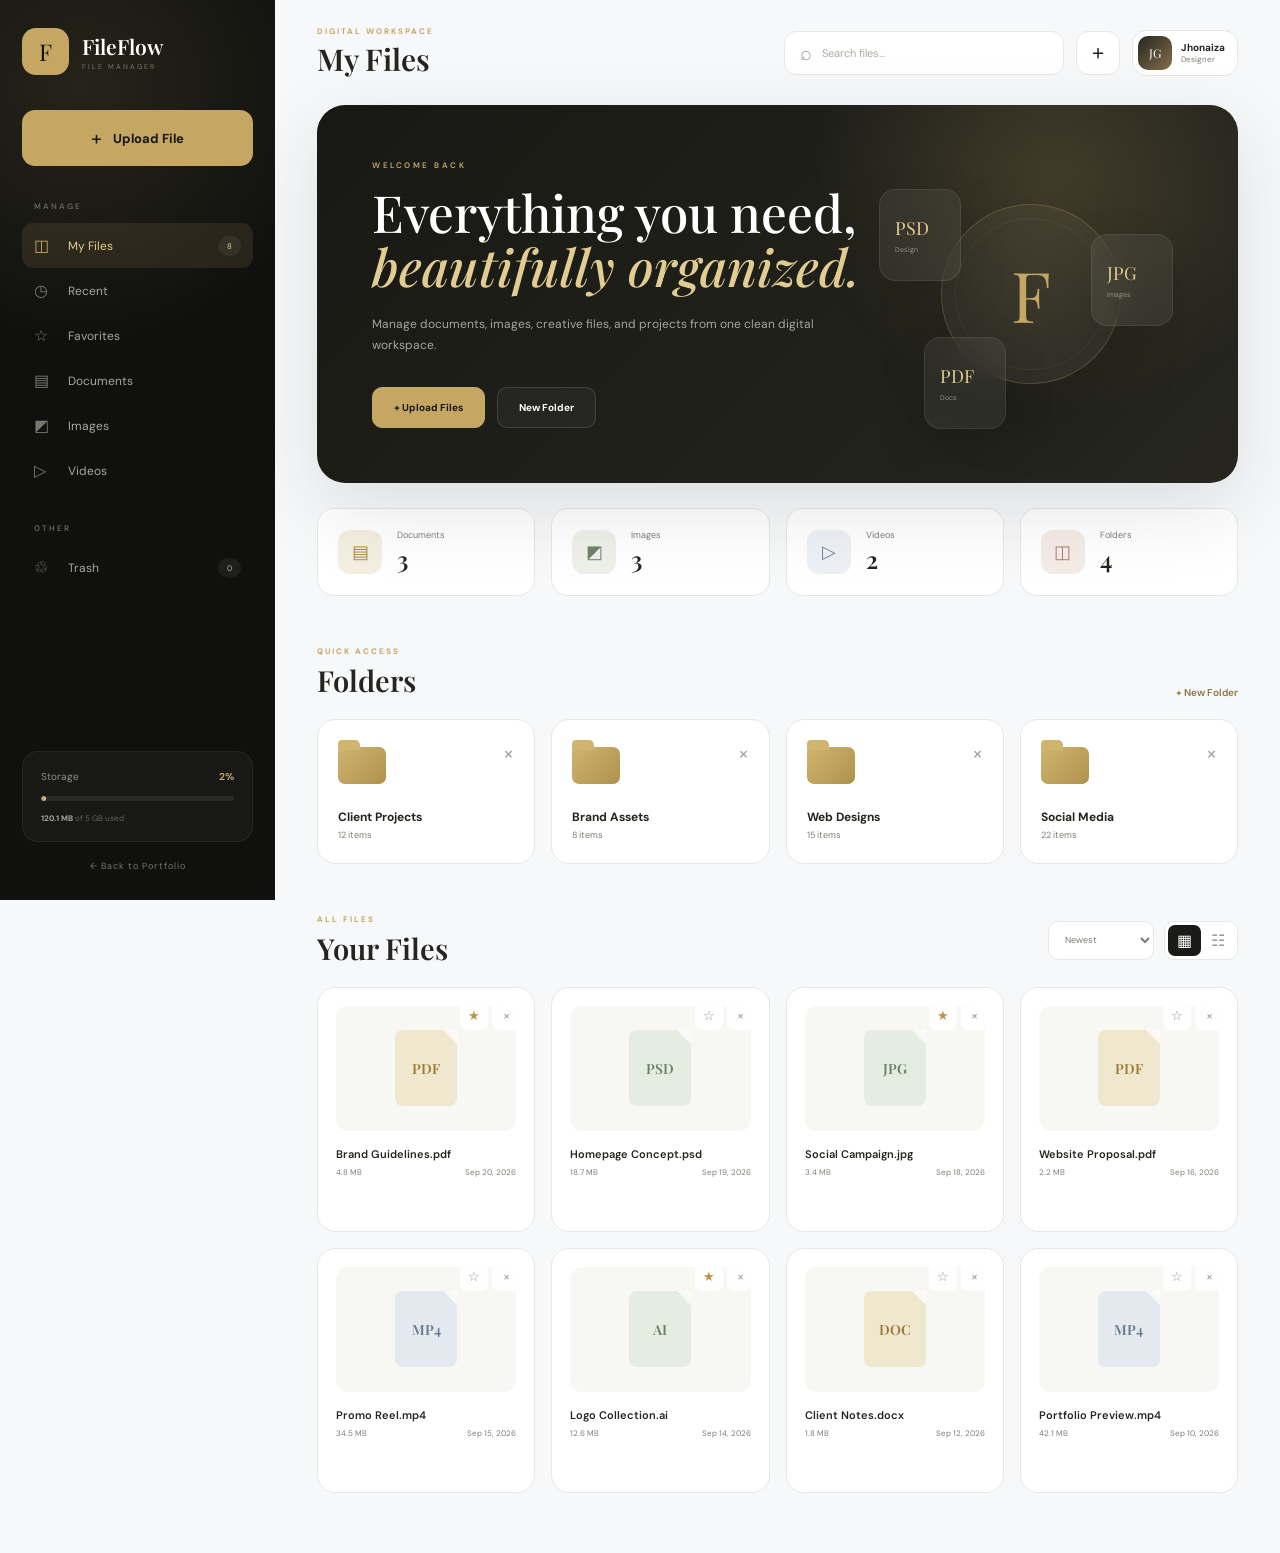
<file: projects/file-manager/index.html>
<!DOCTYPE html>
<html lang="en">

<head>

    <meta charset="UTF-8">

    <meta
        name="viewport"
        content="width=device-width, initial-scale=1.0"
    >

    <title>
        FileFlow | Modern File Manager
    </title>

    <meta
        name="description"
        content="A modern file manager dashboard designed and developed by Jhonaiza Gede."
    >

    <meta
        name="author"
        content="Jhonaiza Gede"
    >

    <link
        rel="preconnect"
        href="https://fonts.googleapis.com"
    >

    <link
        rel="preconnect"
        href="https://fonts.gstatic.com"
        crossorigin
    >

    <link
        href="https://fonts.googleapis.com/css2?family=DM+Sans:wght@400;500;600;700&family=Playfair+Display:wght@500;600;700&display=swap"
        rel="stylesheet"
    >

    <link
        rel="stylesheet"
        href="style.css"
    >

</head>


<body>


<!-- =====================================================
     MOBILE OVERLAY
===================================================== -->

<div
    class="mobile-overlay"
    id="mobileOverlay"
></div>



<!-- =====================================================
     APP
===================================================== -->

<div class="app-shell">


    <!-- =================================================
         SIDEBAR
    ================================================== -->

    <aside
        class="sidebar"
        id="sidebar"
    >


        <div class="sidebar-top">


            <a
                href="../../index.html"
                class="brand"
            >

                <span class="brand-mark">
                    F
                </span>

                <div>

                    <strong>
                        FileFlow
                    </strong>

                    <small>
                        FILE MANAGER
                    </small>

                </div>

            </a>


            <button
                class="mobile-close"
                id="mobileClose"
                aria-label="Close menu"
            >
                ×
            </button>


        </div>



        <button
            class="upload-main-btn"
            id="uploadMainBtn"
        >

            <span>
                +
            </span>

            Upload File

        </button>


        <input
            type="file"
            id="fileInput"
            multiple
            hidden
        >



        <!-- NAVIGATION -->

        <nav class="sidebar-nav">


            <p class="sidebar-label">
                MANAGE
            </p>


            <button
                class="nav-item active"
                data-filter="all"
            >

                <span class="nav-icon">
                    ◫
                </span>

                <span>
                    My Files
                </span>

                <span
                    class="nav-count"
                    id="allCount"
                >
                    0
                </span>

            </button>


            <button
                class="nav-item"
                data-filter="recent"
            >

                <span class="nav-icon">
                    ◷
                </span>

                <span>
                    Recent
                </span>

            </button>


            <button
                class="nav-item"
                data-filter="favorite"
            >

                <span class="nav-icon">
                    ☆
                </span>

                <span>
                    Favorites
                </span>

            </button>


            <button
                class="nav-item"
                data-filter="document"
            >

                <span class="nav-icon">
                    ▤
                </span>

                <span>
                    Documents
                </span>

            </button>


            <button
                class="nav-item"
                data-filter="image"
            >

                <span class="nav-icon">
                    ◩
                </span>

                <span>
                    Images
                </span>

            </button>


            <button
                class="nav-item"
                data-filter="video"
            >

                <span class="nav-icon">
                    ▷
                </span>

                <span>
                    Videos
                </span>

            </button>


            <p class="sidebar-label second-label">
                OTHER
            </p>


            <button
                class="nav-item"
                data-filter="trash"
            >

                <span class="nav-icon">
                    ♲
                </span>

                <span>
                    Trash
                </span>

                <span
                    class="nav-count"
                    id="trashCount"
                >
                    0
                </span>

            </button>


        </nav>



        <!-- STORAGE -->

        <div class="storage-card">


            <div class="storage-head">

                <span>
                    Storage
                </span>

                <strong id="storagePercent">
                    0%
                </strong>

            </div>


            <div class="storage-track">

                <div
                    class="storage-fill"
                    id="storageFill"
                ></div>

            </div>


            <p>

                <strong id="storageUsed">
                    0 MB
                </strong>

                of 5 GB used

            </p>


        </div>



        <a
            href="../../index.html"
            class="back-portfolio"
        >

            ← Back to Portfolio

        </a>


    </aside>



    <!-- =================================================
         MAIN AREA
    ================================================== -->

    <main class="main-content">


        <!-- HEADER -->

        <header class="topbar">


            <div class="topbar-left">


                <button
                    class="mobile-menu"
                    id="mobileMenu"
                    aria-label="Open menu"
                >
                    ☰
                </button>


                <div>

                    <p class="eyebrow">
                        DIGITAL WORKSPACE
                    </p>

                    <h1>
                        My Files
                    </h1>

                </div>


            </div>



            <div class="topbar-actions">


                <div class="search-box">

                    <span>
                        ⌕
                    </span>

                    <input
                        type="search"
                        id="searchInput"
                        placeholder="Search files..."
                        aria-label="Search files"
                    >

                </div>


                <button
                    class="icon-button"
                    id="newFolderTop"
                    title="Create folder"
                    aria-label="Create folder"
                >
                    ＋
                </button>


                <div class="profile-box">

                    <div class="avatar">
                        JG
                    </div>

                    <div>

                        <strong>
                            Jhonaiza
                        </strong>

                        <span>
                            Designer
                        </span>

                    </div>

                </div>


            </div>


        </header>



        <!-- =================================================
             DASHBOARD HERO
        ================================================== -->

        <section class="dashboard-hero">


            <div>


                <p class="hero-label">
                    WELCOME BACK
                </p>


                <h2>

                    Everything you need,

                    <span>
                        beautifully organized.
                    </span>

                </h2>


                <p>

                    Manage documents, images, creative files,
                    and projects from one clean digital workspace.

                </p>


                <div class="hero-actions">


                    <button
                        class="primary-action"
                        id="heroUploadBtn"
                    >

                        + Upload Files

                    </button>


                    <button
                        class="secondary-action"
                        id="newFolderBtn"
                    >

                        New Folder

                    </button>


                </div>


            </div>



            <div class="hero-decoration">


                <div class="floating-file file-one">

                    <span>
                        PSD
                    </span>

                    <small>
                        Design
                    </small>

                </div>


                <div class="floating-file file-two">

                    <span>
                        JPG
                    </span>

                    <small>
                        Images
                    </small>

                </div>


                <div class="floating-file file-three">

                    <span>
                        PDF
                    </span>

                    <small>
                        Docs
                    </small>

                </div>


                <div class="hero-circle">

                    <span>
                        F
                    </span>

                </div>


            </div>


        </section>



        <!-- =================================================
             STATS
        ================================================== -->

        <section class="stats-grid">


            <article class="stat-card">

                <div class="stat-icon document-icon">
                    ▤
                </div>

                <div>

                    <span>
                        Documents
                    </span>

                    <strong id="documentCount">
                        0
                    </strong>

                </div>

            </article>


            <article class="stat-card">

                <div class="stat-icon image-icon">
                    ◩
                </div>

                <div>

                    <span>
                        Images
                    </span>

                    <strong id="imageCount">
                        0
                    </strong>

                </div>

            </article>


            <article class="stat-card">

                <div class="stat-icon video-icon">
                    ▷
                </div>

                <div>

                    <span>
                        Videos
                    </span>

                    <strong id="videoCount">
                        0
                    </strong>

                </div>

            </article>


            <article class="stat-card">

                <div class="stat-icon folder-icon">
                    ◫
                </div>

                <div>

                    <span>
                        Folders
                    </span>

                    <strong id="folderCount">
                        0
                    </strong>

                </div>

            </article>


        </section>



        <!-- =================================================
             QUICK ACCESS
        ================================================== -->

        <section class="content-section">


            <div class="section-title-row">

                <div>

                    <p>
                        QUICK ACCESS
                    </p>

                    <h2>
                        Folders
                    </h2>

                </div>


                <button
                    class="text-button"
                    id="createFolderQuick"
                >
                    + New Folder
                </button>


            </div>



            <div
                class="folder-grid"
                id="folderGrid"
            >
            </div>


        </section>



        <!-- =================================================
             FILES
        ================================================== -->

        <section class="content-section file-section">


            <div class="section-title-row files-heading">


                <div>

                    <p id="currentLabel">
                        ALL FILES
                    </p>

                    <h2 id="currentTitle">
                        Your Files
                    </h2>

                </div>



                <div class="file-controls">


                    <select
                        id="sortSelect"
                        aria-label="Sort files"
                    >

                        <option value="newest">
                            Newest
                        </option>

                        <option value="oldest">
                            Oldest
                        </option>

                        <option value="name">
                            Name A-Z
                        </option>

                        <option value="size">
                            Largest
                        </option>

                    </select>


                    <div class="view-switch">


                        <button
                            id="gridViewBtn"
                            class="active"
                            aria-label="Grid view"
                        >
                            ▦
                        </button>


                        <button
                            id="listViewBtn"
                            aria-label="List view"
                        >
                            ☷
                        </button>


                    </div>


                </div>


            </div>



            <div
                class="files-grid"
                id="filesContainer"
            >
            </div>



            <div
                class="empty-state"
                id="emptyState"
            >

                <div class="empty-icon">
                    ◫
                </div>

                <h3>
                    No files found
                </h3>

                <p>
                    Try another search or upload a new file.
                </p>

            </div>


        </section>


    </main>


</div>



<!-- =====================================================
     NEW FOLDER MODAL
===================================================== -->

<div
    class="modal"
    id="folderModal"
>


    <div class="modal-card">


        <button
            class="modal-close"
            id="modalClose"
            aria-label="Close"
        >
            ×
        </button>


        <p class="modal-label">
            NEW FOLDER
        </p>


        <h2>
            Create a folder
        </h2>


        <p class="modal-description">

            Give your folder a name to keep
            your projects organized.

        </p>


        <form id="folderForm">


            <label for="folderName">
                Folder name
            </label>


            <input
                type="text"
                id="folderName"
                placeholder="Example: Client Projects"
                maxlength="40"
                required
            >


            <div class="modal-actions">


                <button
                    type="button"
                    class="cancel-btn"
                    id="cancelFolder"
                >
                    Cancel
                </button>


                <button
                    type="submit"
                    class="create-btn"
                >
                    Create Folder
                </button>


            </div>


        </form>


    </div>


</div>



<!-- =====================================================
     TOAST
===================================================== -->

<div
    class="toast"
    id="toast"
>

    <span id="toastIcon">
        ✓
    </span>

    <p id="toastText">
        Action completed
    </p>

</div>



<script src="script.js"></script>


</body>

</html>
</file>
<file: projects/file-manager/style.css>
/* =========================================================
   FILEFLOW
   MODERN FILE MANAGER
   Designed for Jhonaiza Gede Portfolio
========================================================= */


/* =========================================================
   RESET
========================================================= */

* {
    margin: 0;
    padding: 0;
    box-sizing: border-box;
}


:root {

    --bg: #f7f8fa;

    --panel: #ffffff;

    --sidebar: #10110f;

    --sidebar-soft: #181916;

    --dark: #161713;

    --text: #24251f;

    --muted: #7b7d74;

    --line: #e7e8e3;

    --gold: #c5a763;

    --gold-light: #e2cc91;

    --cream: #f4efe3;

    --green: #7c9676;

    --blue: #8095aa;

    --rose: #b98e83;

    --shadow:
        0 20px 60px rgba(29, 31, 25, 0.07);

    --radius: 22px;

}


html {
    scroll-behavior: smooth;
}


body {

    min-height: 100vh;

    background: var(--bg);

    font-family: "DM Sans", sans-serif;

    color: var(--text);

    -webkit-font-smoothing: antialiased;

}


button,
input,
select {
    font: inherit;
}


button {
    cursor: pointer;
}


a {
    color: inherit;
}


/* =========================================================
   APP
========================================================= */

.app-shell {

    min-height: 100vh;

    display: grid;

    grid-template-columns: 275px 1fr;

}


/* =========================================================
   SIDEBAR
========================================================= */

.sidebar {

    position: fixed;

    top: 0;
    left: 0;
    bottom: 0;

    z-index: 500;

    width: 275px;

    padding: 28px 22px;

    display: flex;

    flex-direction: column;

    background:

        radial-gradient(
            circle at 30% 10%,
            rgba(197, 167, 99, 0.12),
            transparent 30%
        ),

        var(--sidebar);

    color: #ffffff;

}


.sidebar-top {

    display: flex;

    align-items: center;
    justify-content: space-between;

}


/* BRAND */

.brand {

    display: flex;

    align-items: center;

    gap: 13px;

    text-decoration: none;

}


.brand-mark {

    width: 47px;
    height: 47px;

    display: flex;

    align-items: center;
    justify-content: center;

    border-radius: 14px;

    background: var(--gold);

    font-family: "Playfair Display", serif;

    font-size: 23px;

    color: #11120f;

}


.brand strong {

    display: block;

    font-family: "Playfair Display", serif;

    font-size: 21px;

    font-weight: 600;

}


.brand small {

    display: block;

    margin-top: 2px;

    font-size: 7px;

    letter-spacing: 2px;

    color: #77796e;

}


.mobile-close {

    display: none;

    border: 0;

    background: transparent;

    color: #ffffff;

    font-size: 28px;

}


/* UPLOAD */

.upload-main-btn {

    width: 100%;

    margin-top: 35px;

    padding: 15px 20px;

    display: flex;

    justify-content: center;
    align-items: center;

    gap: 11px;

    border: 0;

    border-radius: 13px;

    background: var(--gold);

    color: #161713;

    font-size: 13px;

    font-weight: 700;

    transition: 0.3s ease;

}


.upload-main-btn span {

    font-size: 20px;

    font-weight: 400;

}


.upload-main-btn:hover {

    transform: translateY(-2px);

    background: var(--gold-light);

}


/* NAV */

.sidebar-nav {

    margin-top: 35px;

}


.sidebar-label {

    margin: 0 12px 12px;

    font-size: 8px;

    font-weight: 600;

    letter-spacing: 2px;

    color: #64665d;

}


.second-label {
    margin-top: 30px;
}


.nav-item {

    width: 100%;

    padding: 12px;

    display: grid;

    grid-template-columns:
        27px 1fr auto;

    align-items: center;

    text-align: left;

    gap: 7px;

    border: 0;

    border-radius: 11px;

    background: transparent;

    color: #a6a89f;

    font-size: 12px;

    transition: 0.25s ease;

}


.nav-icon {

    color: #777970;

    font-size: 16px;

}


.nav-item:hover {

    background:
        rgba(255, 255, 255, 0.04);

    color: #ffffff;

}


.nav-item.active {

    background:
        rgba(197, 167, 99, 0.12);

    color: var(--gold-light);

}


.nav-item.active .nav-icon {
    color: var(--gold);
}


.nav-count {

    min-width: 23px;

    height: 20px;

    padding: 0 6px;

    display: flex;

    justify-content: center;
    align-items: center;

    border-radius: 20px;

    background:
        rgba(255,255,255,0.06);

    font-size: 8px;

}


/* STORAGE */

.storage-card {

    margin-top: auto;

    padding: 18px;

    border:
        1px solid rgba(255,255,255,0.06);

    border-radius: 16px;

    background:
        rgba(255,255,255,0.035);

}


.storage-head {

    display: flex;

    justify-content: space-between;

    margin-bottom: 13px;

    font-size: 10px;

    color: #8d8f86;

}


.storage-head strong {
    color: var(--gold);
}


.storage-track {

    height: 5px;

    overflow: hidden;

    border-radius: 20px;

    background:
        rgba(255,255,255,0.08);

}


.storage-fill {

    width: 0;

    height: 100%;

    border-radius: inherit;

    background:
        linear-gradient(
            90deg,
            #a98d4f,
            var(--gold-light)
        );

    transition: width 0.5s ease;

}


.storage-card p {

    margin-top: 12px;

    font-size: 8px;

    color: #62645c;

}


.storage-card p strong {
    color: #a4a69e;
}


.back-portfolio {

    display: block;

    margin-top: 18px;

    text-align: center;

    text-decoration: none;

    font-size: 9px;

    letter-spacing: 1px;

    color: #74766d;

    transition: color 0.25s ease;

}


.back-portfolio:hover {
    color: var(--gold);
}


/* =========================================================
   MAIN CONTENT
========================================================= */

.main-content {

    grid-column: 2;

    width: 100%;

    min-width: 0;

    padding: 0 42px 60px;

}


/* =========================================================
   TOP BAR
========================================================= */

.topbar {

    min-height: 105px;

    display: flex;

    align-items: center;
    justify-content: space-between;

    gap: 25px;

}


.topbar-left {

    display: flex;

    align-items: center;

    gap: 15px;

}


.eyebrow {

    margin-bottom: 3px;

    font-size: 8px;

    font-weight: 700;

    letter-spacing: 2px;

    color: var(--gold);

}


.topbar h1 {

    font-family:
        "Playfair Display",
        serif;

    font-size: 30px;

    font-weight: 600;

}


.mobile-menu {

    display: none;

    width: 42px;
    height: 42px;

    border:
        1px solid var(--line);

    border-radius: 11px;

    background: #ffffff;

}


.topbar-actions {

    display: flex;

    align-items: center;

    gap: 12px;

}


/* SEARCH */

.search-box {

    width: 280px;

    height: 44px;

    padding: 0 15px;

    display: flex;

    align-items: center;

    gap: 10px;

    border:
        1px solid var(--line);

    border-radius: 12px;

    background: #ffffff;

}


.search-box span {

    font-size: 20px;

    color: #9b9d96;

}


.search-box input {

    width: 100%;

    border: 0;

    outline: 0;

    background: transparent;

    font-size: 11px;

    color: var(--text);

}


.search-box input::placeholder {
    color: #aaaca4;
}


.icon-button {

    width: 44px;
    height: 44px;

    border:
        1px solid var(--line);

    border-radius: 12px;

    background: #ffffff;

    font-size: 20px;

    transition: 0.25s ease;

}


.icon-button:hover {

    border-color: var(--gold);

    color: var(--gold);

}


/* PROFILE */

.profile-box {

    padding: 5px 12px 5px 5px;

    display: flex;

    align-items: center;

    gap: 9px;

    border:
        1px solid var(--line);

    border-radius: 14px;

    background: #ffffff;

}


.avatar {

    width: 34px;
    height: 34px;

    display: flex;

    align-items: center;
    justify-content: center;

    border-radius: 10px;

    background:
        linear-gradient(
            135deg,
            #25261f,
            #86704c
        );

    font-family:
        "Playfair Display",
        serif;

    font-size: 12px;

    color: #ffffff;

}


.profile-box strong {

    display: block;

    font-size: 10px;

}


.profile-box span {

    display: block;

    font-size: 8px;

    color: var(--muted);

}


/* =========================================================
   DASHBOARD HERO
========================================================= */

.dashboard-hero {

    position: relative;

    min-height: 340px;

    padding: 55px;

    display: grid;

    grid-template-columns:
        1.25fr 0.75fr;

    align-items: center;

    overflow: hidden;

    border-radius: 28px;

    background:

        radial-gradient(
            circle at 80% 20%,
            rgba(197,167,99,0.20),
            transparent 30%
        ),

        linear-gradient(
            135deg,
            #181914 0%,
            #26261f 100%
        );

    color: #ffffff;

    box-shadow:
        0 25px 80px
        rgba(34, 35, 29, 0.12);

}


.hero-label {

    margin-bottom: 16px;

    font-size: 8px;

    font-weight: 600;

    letter-spacing: 2.5px;

    color: var(--gold);

}


.dashboard-hero h2 {

    max-width: 680px;

    font-family:
        "Playfair Display",
        serif;

    font-size:
        clamp(38px, 4vw, 60px);

    line-height: 1.05;

    font-weight: 500;

}


.dashboard-hero h2 span {

    display: block;

    color: var(--gold-light);

    font-style: italic;

}


.dashboard-hero > div:first-child > p:not(.hero-label) {

    max-width: 560px;

    margin-top: 20px;

    color: #a5a69f;

    font-size: 12px;

    line-height: 1.8;

}


.hero-actions {

    margin-top: 30px;

    display: flex;

    gap: 12px;

}


.primary-action,
.secondary-action {

    padding: 13px 21px;

    border-radius: 10px;

    font-size: 10px;

    font-weight: 700;

    transition: 0.25s ease;

}


.primary-action {

    border: 1px solid var(--gold);

    background: var(--gold);

    color: #161713;

}


.primary-action:hover {

    transform: translateY(-2px);

    background: var(--gold-light);

}


.secondary-action {

    border:
        1px solid rgba(255,255,255,0.12);

    background:
        rgba(255,255,255,0.04);

    color: #ffffff;

}


.secondary-action:hover {

    border-color:
        rgba(197,167,99,0.6);

    color: var(--gold-light);

}


/* HERO DECORATION */

.hero-decoration {

    position: relative;

    height: 250px;

}


.hero-circle {

    position: absolute;

    top: 50%;
    left: 50%;

    width: 180px;
    height: 180px;

    transform:
        translate(-50%, -50%);

    display: flex;

    justify-content: center;
    align-items: center;

    border:
        1px solid
        rgba(197,167,99,0.25);

    border-radius: 50%;

    background:
        rgba(255,255,255,0.035);

    box-shadow:
        0 30px 70px
        rgba(0,0,0,0.20);

}


.hero-circle::before {

    content: "";

    position: absolute;

    inset: 13px;

    border:
        1px solid
        rgba(255,255,255,0.05);

    border-radius: 50%;

}


.hero-circle span {

    font-family:
        "Playfair Display",
        serif;

    font-size: 70px;

    color: var(--gold);

}


.floating-file {

    position: absolute;

    z-index: 3;

    width: 82px;
    height: 92px;

    padding: 15px;

    display: flex;

    flex-direction: column;

    justify-content: center;

    border:
        1px solid
        rgba(255,255,255,0.08);

    border-radius: 16px;

    background:
        rgba(255,255,255,0.06);

    backdrop-filter: blur(16px);

    box-shadow:
        0 20px 50px
        rgba(0,0,0,0.15);

    animation:
        floatFile 5s
        ease-in-out
        infinite;

}


.floating-file span {

    font-family:
        "Playfair Display",
        serif;

    font-size: 18px;

    color: var(--gold-light);

}


.floating-file small {

    margin-top: 5px;

    font-size: 7px;

    color: #92938c;

}


.file-one {

    left: 0;
    top: 20px;

}


.file-two {

    right: 10px;
    top: 65px;

    animation-delay: -2s;

}


.file-three {

    left: 45px;
    bottom: -10px;

    animation-delay: -3.5s;

}


@keyframes floatFile {

    0%,
    100% {
        transform: translateY(0);
    }

    50% {
        transform: translateY(-10px);
    }

}


/* =========================================================
   STATS
========================================================= */

.stats-grid {

    margin-top: 25px;

    display: grid;

    grid-template-columns:
        repeat(4, 1fr);

    gap: 16px;

}


.stat-card {

    min-width: 0;

    padding: 20px;

    display: flex;

    align-items: center;

    gap: 15px;

    border:
        1px solid var(--line);

    border-radius: 17px;

    background: #ffffff;

    transition:
        transform 0.25s ease,
        box-shadow 0.25s ease;

}


.stat-card:hover {

    transform: translateY(-4px);

    box-shadow: var(--shadow);

}


.stat-icon {

    width: 44px;
    height: 44px;

    flex-shrink: 0;

    display: flex;

    align-items: center;
    justify-content: center;

    border-radius: 12px;

    font-size: 18px;

}


.document-icon {

    background: #f5efe1;
    color: #ac8b43;

}


.image-icon {

    background: #edf1e9;
    color: #71826b;

}


.video-icon {

    background: #edf0f4;
    color: #75879b;

}


.folder-icon {

    background: #f5ece8;
    color: #ad7f72;

}


.stat-card span {

    display: block;

    margin-bottom: 2px;

    font-size: 9px;

    color: var(--muted);

}


.stat-card strong {

    display: block;

    font-family:
        "Playfair Display",
        serif;

    font-size: 24px;

    font-weight: 600;

}


/* =========================================================
   CONTENT
========================================================= */

.content-section {

    margin-top: 50px;

}


.section-title-row {

    margin-bottom: 20px;

    display: flex;

    justify-content: space-between;
    align-items: flex-end;

    gap: 20px;

}


.section-title-row p {

    margin-bottom: 5px;

    font-size: 8px;

    font-weight: 700;

    letter-spacing: 2px;

    color: var(--gold);

}


.section-title-row h2 {

    font-family:
        "Playfair Display",
        serif;

    font-size: 29px;

    font-weight: 600;

}


.text-button {

    border: 0;

    background: transparent;

    font-size: 10px;

    font-weight: 600;

    color: #8d7542;

}


/* =========================================================
   FOLDERS
========================================================= */

.folder-grid {

    display: grid;

    grid-template-columns:
        repeat(4, 1fr);

    gap: 16px;

}


.folder-card {

    position: relative;

    min-height: 145px;

    padding: 20px;

    border:
        1px solid var(--line);

    border-radius: 18px;

    background: #ffffff;

    transition:
        transform 0.25s ease,
        box-shadow 0.25s ease,
        border-color 0.25s ease;

}


.folder-card:hover {

    transform: translateY(-5px);

    border-color:
        rgba(197,167,99,0.45);

    box-shadow: var(--shadow);

}


.folder-card-top {

    display: flex;

    justify-content: space-between;
    align-items: flex-start;

}


.folder-symbol {

    position: relative;

    width: 48px;
    height: 37px;

    margin-top: 7px;

    border-radius:
        5px 7px 7px 7px;

    background:
        linear-gradient(
            135deg,
            #cfb56f,
            #af914c
        );

}


.folder-symbol::before {

    content: "";

    position: absolute;

    top: -7px;
    left: 0;

    width: 22px;
    height: 10px;

    border-radius:
        4px 5px 0 0;

    background: #cfb56f;

}


.folder-menu {

    border: 0;

    background: transparent;

    color: #a3a59d;

    font-size: 20px;

}


.folder-card h3 {

    margin-top: 25px;

    font-size: 12px;

}


.folder-card p {

    margin-top: 4px;

    font-size: 9px;

    color: var(--muted);

}


/* =========================================================
   FILE CONTROLS
========================================================= */

.files-heading {

    align-items: center;

}


.file-controls {

    display: flex;

    align-items: center;

    gap: 10px;

}


.file-controls select {

    height: 39px;

    padding: 0 30px 0 12px;

    border:
        1px solid var(--line);

    border-radius: 10px;

    outline: 0;

    background: #ffffff;

    color: var(--muted);

    font-size: 9px;

}


.view-switch {

    display: flex;

    padding: 3px;

    border:
        1px solid var(--line);

    border-radius: 10px;

    background: #ffffff;

}


.view-switch button {

    width: 33px;
    height: 31px;

    border: 0;

    border-radius: 7px;

    background: transparent;

    color: #9b9d95;

}


.view-switch button.active {

    background: #1a1b17;

    color: #ffffff;

}


/* =========================================================
   FILE GRID
========================================================= */

.files-grid {

    display: grid;

    grid-template-columns:
        repeat(4, 1fr);

    gap: 16px;

}


.file-card {

    position: relative;

    min-width: 0;

    min-height: 245px;

    padding: 18px;

    display: flex;

    flex-direction: column;

    border:
        1px solid var(--line);

    border-radius: 18px;

    background: #ffffff;

    transition:
        transform 0.25s ease,
        border-color 0.25s ease,
        box-shadow 0.25s ease;

}


.file-card:hover {

    transform: translateY(-5px);

    border-color:
        rgba(197,167,99,0.4);

    box-shadow: var(--shadow);

}


.file-actions {

    position: absolute;

    top: 14px;
    right: 14px;

    z-index: 2;

    display: flex;

    gap: 4px;

}


.file-action {

    width: 28px;
    height: 28px;

    display: flex;

    justify-content: center;
    align-items: center;

    border: 0;

    border-radius: 7px;

    background:
        rgba(255,255,255,0.86);

    color: #999b94;

    font-size: 13px;

    transition: 0.2s ease;

}


.file-action:hover {

    color: #7f6733;

    background: var(--cream);

}


.file-action.favorite.active {

    color: #b99442;

}


.file-preview {

    height: 125px;

    display: flex;

    justify-content: center;
    align-items: center;

    overflow: hidden;

    border-radius: 12px;

    background: #f7f7f4;

}


.file-type-box {

    width: 62px;
    height: 76px;

    position: relative;

    display: flex;

    justify-content: center;
    align-items: center;

    border-radius: 8px;

    font-family:
        "Playfair Display",
        serif;

    font-size: 14px;

    font-weight: 600;

}


.file-type-box::after {

    content: "";

    position: absolute;

    top: 0;
    right: 0;

    border-top:
        14px solid rgba(255,255,255,0.75);

    border-left:
        14px solid transparent;

}


.file-type-document {

    background: #f0e7cf;
    color: #987a34;

}


.file-type-image {

    background: #e5ede2;
    color: #698063;

}


.file-type-video {

    background: #e3e9ee;
    color: #64788c;

}


.file-type-other {

    background: #eee9e7;
    color: #846f68;

}


.file-info {

    margin-top: 16px;

}


.file-info h3 {

    overflow: hidden;

    text-overflow: ellipsis;

    white-space: nowrap;

    font-size: 11px;

    font-weight: 600;

}


.file-meta {

    margin-top: 6px;

    display: flex;

    justify-content: space-between;

    gap: 10px;

    font-size: 8px;

    color: var(--muted);

}


/* =========================================================
   LIST VIEW
========================================================= */

.files-grid.list-view {

    display: block;

}


.files-grid.list-view .file-card {

    min-height: 85px;

    margin-bottom: 10px;

    padding: 12px 105px 12px 12px;

    flex-direction: row;

    align-items: center;

    gap: 15px;

}


.files-grid.list-view .file-preview {

    width: 62px;
    height: 62px;

    flex-shrink: 0;

}


.files-grid.list-view .file-type-box {

    width: 35px;
    height: 44px;

    font-size: 8px;

}


.files-grid.list-view .file-info {

    width: 100%;

    margin-top: 0;

}


.files-grid.list-view .file-meta {

    max-width: 350px;

}


/* =========================================================
   EMPTY STATE
========================================================= */

.empty-state {

    display: none;

    padding: 80px 20px;

    text-align: center;

    border:
        1px dashed #d8d9d4;

    border-radius: 20px;

    background:
        rgba(255,255,255,0.45);

}


.empty-state.show {
    display: block;
}


.empty-icon {

    width: 65px;
    height: 65px;

    margin: auto;

    display: flex;

    justify-content: center;
    align-items: center;

    border-radius: 18px;

    background: var(--cream);

    color: #9b8044;

    font-size: 25px;

}


.empty-state h3 {

    margin-top: 18px;

    font-family:
        "Playfair Display",
        serif;

    font-size: 24px;

}


.empty-state p {

    margin-top: 5px;

    font-size: 10px;

    color: var(--muted);

}


/* =========================================================
   MODAL
========================================================= */

.modal {

    position: fixed;

    inset: 0;

    z-index: 1000;

    padding: 20px;

    display: flex;

    justify-content: center;
    align-items: center;

    background:
        rgba(11,12,10,0.65);

    backdrop-filter: blur(12px);

    opacity: 0;

    visibility: hidden;

    transition:
        opacity 0.25s ease,
        visibility 0.25s ease;

}


.modal.show {

    opacity: 1;
    visibility: visible;

}


.modal-card {

    position: relative;

    width: 100%;
    max-width: 450px;

    padding: 38px;

    border-radius: 22px;

    background: #ffffff;

    box-shadow:
        0 30px 100px
        rgba(0,0,0,0.22);

    transform:
        translateY(15px);

    transition:
        transform 0.25s ease;

}


.modal.show .modal-card {
    transform: translateY(0);
}


.modal-close {

    position: absolute;

    top: 16px;
    right: 18px;

    border: 0;

    background: transparent;

    font-size: 24px;

    color: #999b94;

}


.modal-label {

    margin-bottom: 8px;

    font-size: 8px;

    font-weight: 700;

    letter-spacing: 2px;

    color: var(--gold);

}


.modal-card h2 {

    font-family:
        "Playfair Display",
        serif;

    font-size: 31px;

    font-weight: 600;

}


.modal-description {

    margin-top: 10px;

    font-size: 10px;

    line-height: 1.7;

    color: var(--muted);

}


.modal-card form {

    margin-top: 28px;

}


.modal-card label {

    display: block;

    margin-bottom: 8px;

    font-size: 9px;

    font-weight: 600;

}


.modal-card input {

    width: 100%;

    height: 48px;

    padding: 0 15px;

    border:
        1px solid var(--line);

    border-radius: 11px;

    outline: 0;

    font-size: 11px;

    transition:
        border-color 0.2s ease;

}


.modal-card input:focus {
    border-color: var(--gold);
}


.modal-actions {

    margin-top: 25px;

    display: flex;

    justify-content: flex-end;

    gap: 10px;

}


.cancel-btn,
.create-btn {

    padding: 12px 18px;

    border-radius: 9px;

    font-size: 9px;

    font-weight: 700;

}


.cancel-btn {

    border:
        1px solid var(--line);

    background: #ffffff;

    color: var(--muted);

}


.create-btn {

    border:
        1px solid var(--dark);

    background: var(--dark);

    color: #ffffff;

}


/* =========================================================
   TOAST
========================================================= */

.toast {

    position: fixed;

    right: 25px;
    bottom: 25px;

    z-index: 2000;

    min-width: 240px;

    padding: 14px 18px;

    display: flex;

    align-items: center;

    gap: 11px;

    border:
        1px solid rgba(255,255,255,0.08);

    border-radius: 13px;

    background: #171814;

    color: #ffffff;

    box-shadow:
        0 20px 60px
        rgba(0,0,0,0.20);

    transform:
        translateY(25px);

    opacity: 0;

    pointer-events: none;

    transition:
        0.3s ease;

}


.toast.show {

    transform:
        translateY(0);

    opacity: 1;

}


.toast span {

    color: var(--gold);

}


.toast p {

    font-size: 10px;

}


/* =========================================================
   MOBILE OVERLAY
========================================================= */

.mobile-overlay {

    position: fixed;

    inset: 0;

    z-index: 450;

    background:
        rgba(0,0,0,0.48);

    opacity: 0;

    visibility: hidden;

    transition: 0.3s ease;

}


.mobile-overlay.show {

    opacity: 1;
    visibility: visible;

}


/* =========================================================
   TABLET
========================================================= */

@media (max-width: 1200px) {

    .main-content {
        padding-left: 30px;
        padding-right: 30px;
    }


    .folder-grid,
    .files-grid {
        grid-template-columns:
            repeat(3, 1fr);
    }


    .dashboard-hero {
        padding: 42px;
    }

}


/* =========================================================
   SMALL TABLET
========================================================= */

@media (max-width: 980px) {

    .app-shell {
        display: block;
    }


    .sidebar {

        transform:
            translateX(-100%);

        transition:
            transform 0.3s ease;

        box-shadow:
            30px 0 80px
            rgba(0,0,0,0.22);

    }


    .sidebar.open {
        transform: translateX(0);
    }


    .mobile-close {
        display: block;
    }


    .main-content {

        width: 100%;

        padding:
            0 25px 50px;

    }


    .mobile-menu {
        display: block;
    }


    .dashboard-hero {

        grid-template-columns: 1fr;

    }


    .hero-decoration {

        display: none;

    }


    .stats-grid {
        grid-template-columns:
            repeat(2, 1fr);
    }


    .folder-grid,
    .files-grid {
        grid-template-columns:
            repeat(2, 1fr);
    }

}


/* =========================================================
   MOBILE
========================================================= */

@media (max-width: 650px) {

    .main-content {

        padding:
            0 16px 40px;

    }


    .topbar {

        min-height: 90px;

    }


    .topbar-actions {

        gap: 7px;

    }


    .search-box {

        width: 44px;

        padding: 0;

        justify-content: center;

    }


    .search-box input {

        position: absolute;

        width: 1px;
        height: 1px;

        opacity: 0;

    }


    .profile-box {

        padding: 4px;

    }


    .profile-box > div:last-child {
        display: none;
    }


    .dashboard-hero {

        min-height: auto;

        padding: 35px 25px;

        border-radius: 21px;

    }


    .dashboard-hero h2 {

        font-size: 38px;

    }


    .hero-actions {

        flex-direction: column;

    }


    .primary-action,
    .secondary-action {

        width: 100%;

    }


    .stats-grid {

        grid-template-columns:
            1fr 1fr;

        gap: 10px;

    }


    .stat-card {

        padding: 15px;

        gap: 10px;

    }


    .stat-icon {

        width: 38px;
        height: 38px;

    }


    .folder-grid,
    .files-grid {

        grid-template-columns: 1fr;

    }


    .folder-card {
        min-height: 130px;
    }


    .file-card {
        min-height: 230px;
    }


    .files-heading {

        align-items: flex-start;

        flex-direction: column;

    }


    .file-controls {

        width: 100%;

        justify-content: space-between;

    }


    .file-controls select {

        flex: 1;

    }


    .modal-card {

        padding:
            32px 23px;

    }


    .modal-actions {

        flex-direction: column-reverse;

    }


    .cancel-btn,
    .create-btn {

        width: 100%;

    }

}


/* =========================================================
   VERY SMALL
========================================================= */

@media (max-width: 420px) {

    .topbar h1 {
        font-size: 24px;
    }


    .eyebrow {
        display: none;
    }


    .icon-button {
        display: none;
    }


    .dashboard-hero h2 {
        font-size: 33px;
    }


    .stats-grid {
        grid-template-columns: 1fr;
    }


    .section-title-row h2 {
        font-size: 25px;
    }

}
</file>
